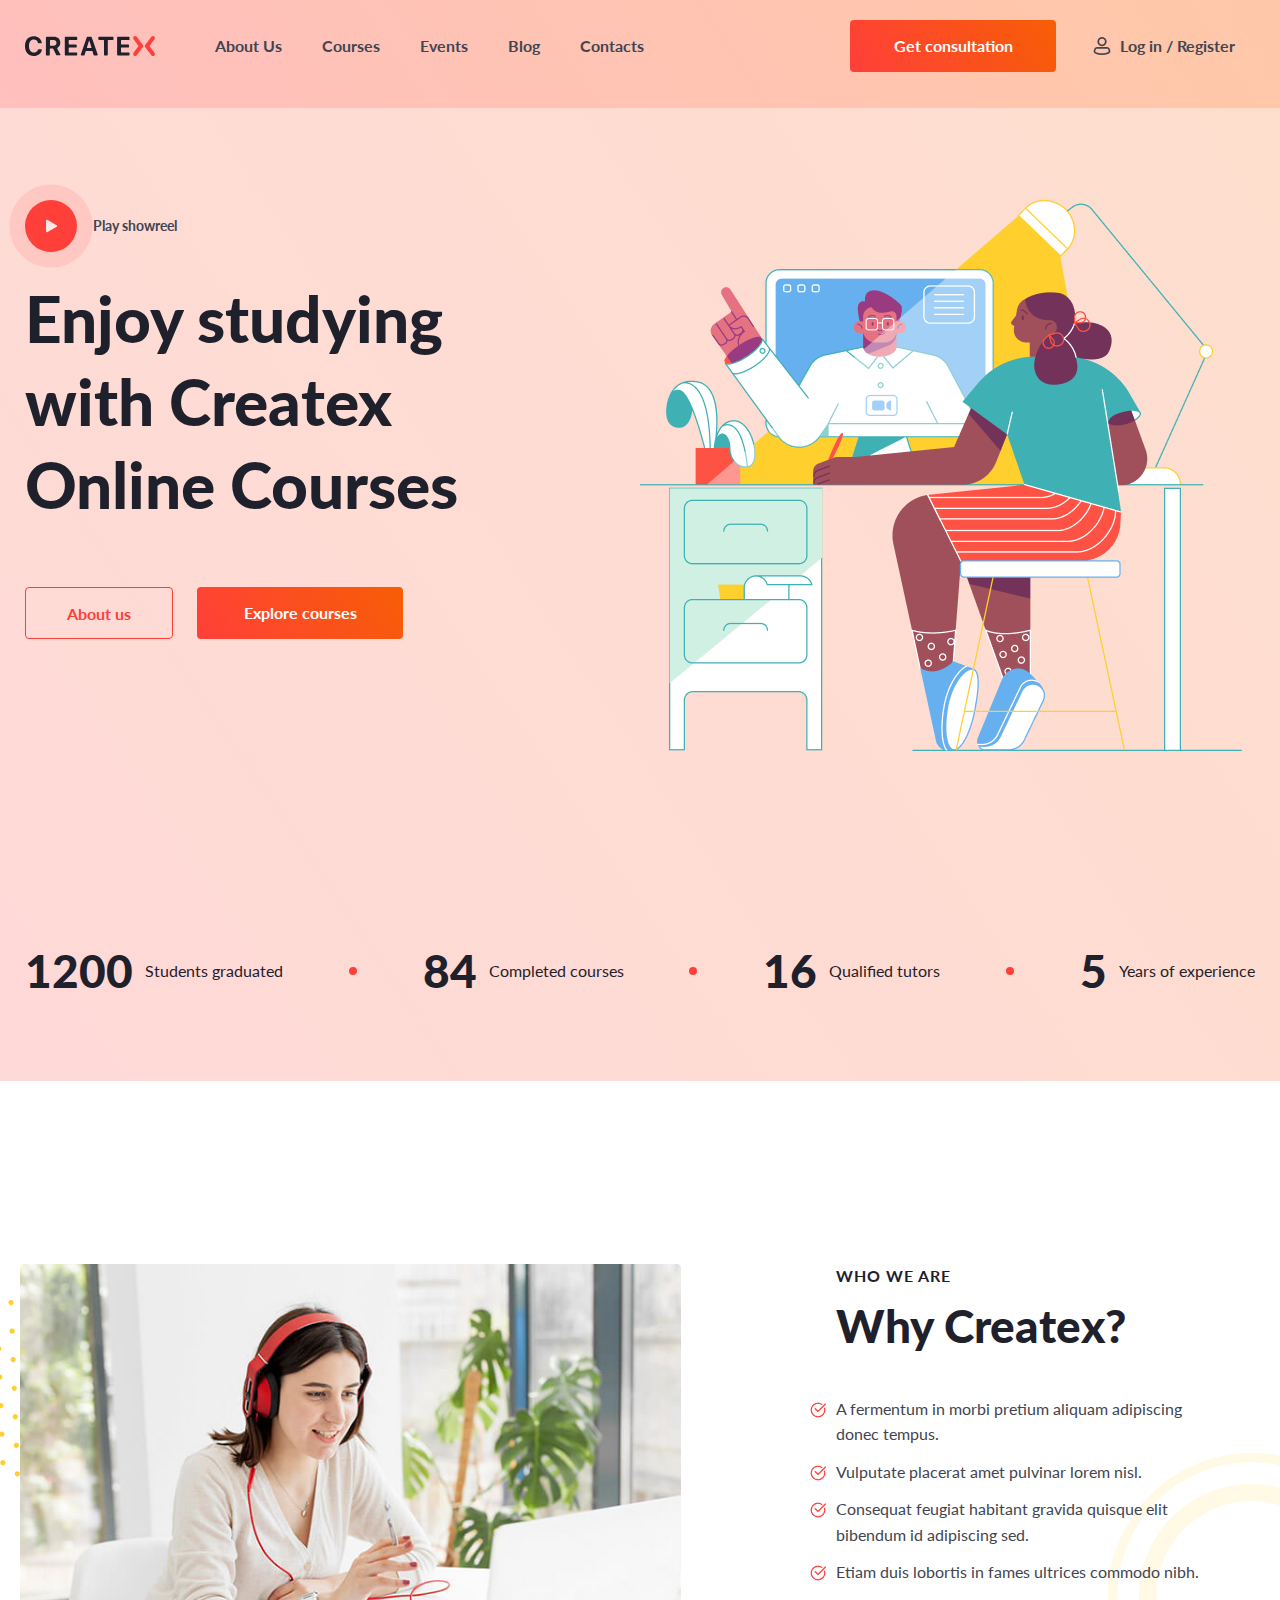
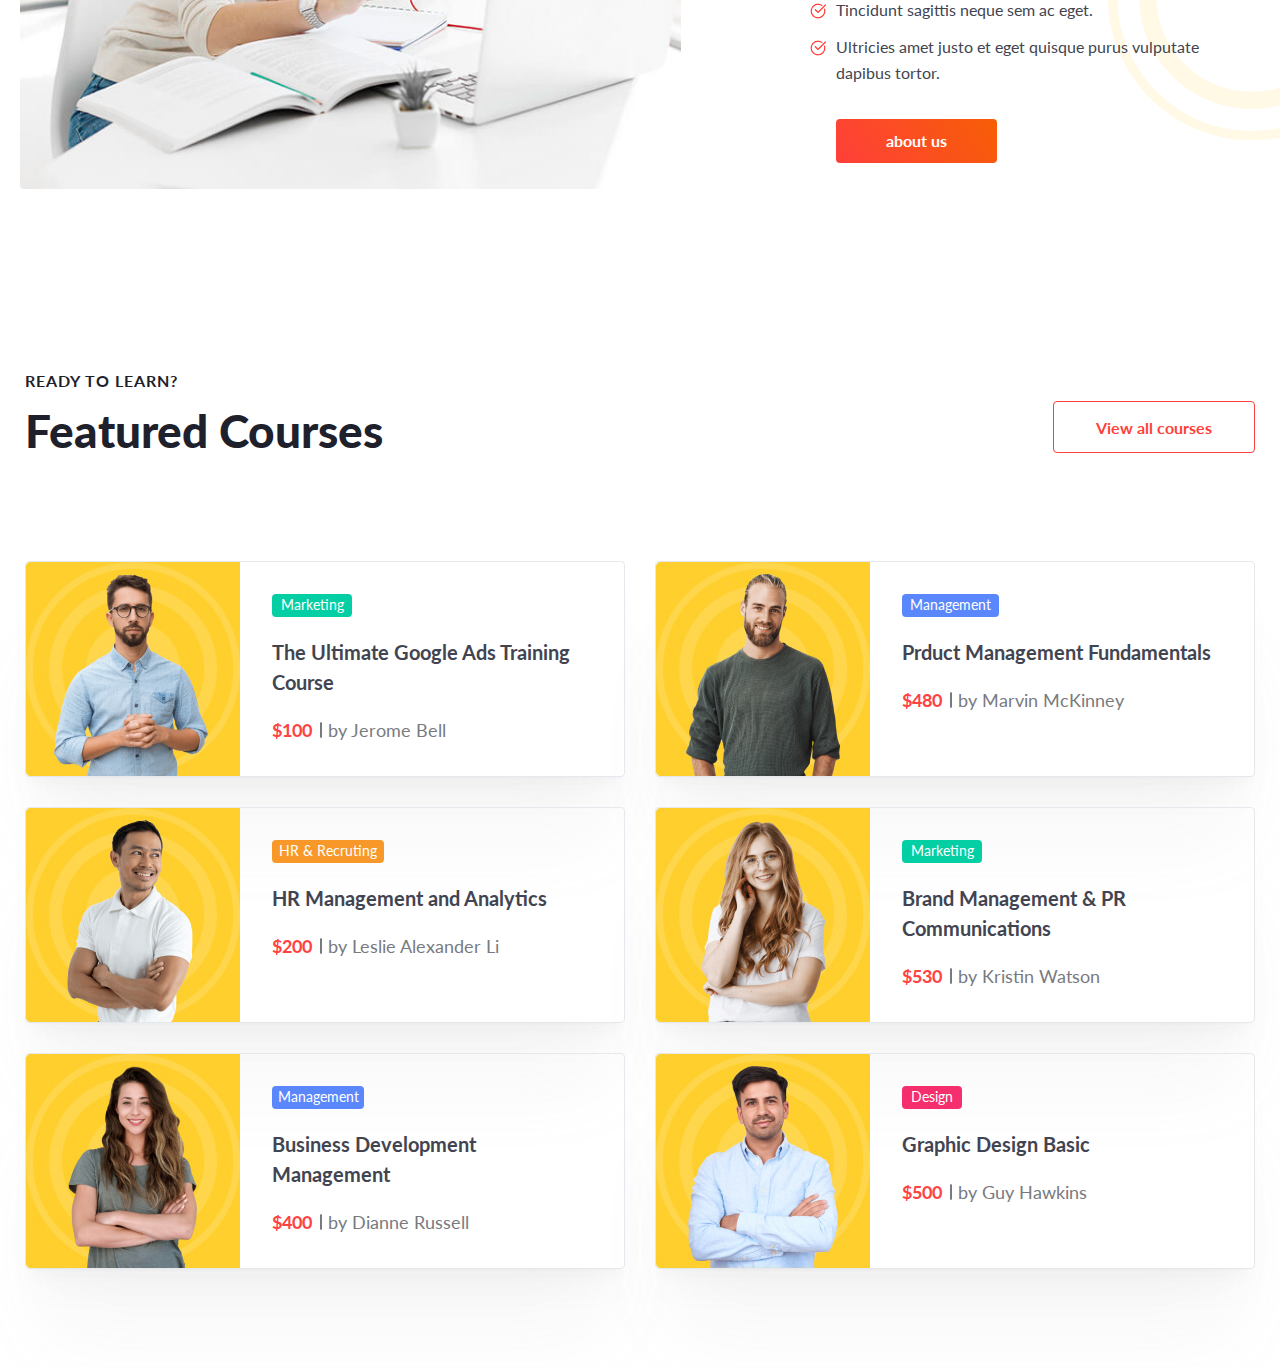
<file: index.html>
<!DOCTYPE html>
<html lang="en">
<head>
	<meta charset="UTF-8">
	<meta http-equiv="X-UA-Compatible" content="IE=edge">
	<meta name="viewport" content="width=device-width, initial-scale=1.0">
	<link rel="stylesheet" href="css/reset.css">
	<link rel="stylesheet" href="css/fonts.css">
	<link rel="stylesheet" href="css/style.css">
	<title>lesson 17</title>
</head>
<body>
	<div class="wrapper">
		<header class="header">
			<div class="header__conteiner">
					<a class="header__logo" href="">
							<img src="img/icons/logo.svg" alt="">
					</a>
					<nav class="header__artical artical">
						<ul class="artical__list">
							<li class="artical__item">
								<a class="artical__link" href="">About Us</a>
							</li>
							<li class="artical__item">
								<a class="artical__link" href="">Courses</a>
							</li>
							<li class="artical__item">
								<a class="artical__link" href="">Events</a>
							</li>
							<li class="artical__item">
								<a class="artical__link" href="">Blog</a>
							</li>
							<li class="artical__item">
								<a class="artical__link" href="">Contacts</a>
							</li>
						</ul>
					</nav>
					<div class="header__button button">
							<a class="button__red "> <span> Get consultation</span></a>
							<a class="button__simple" href="">  Log in / Register</a>
					</div>
				</div>
				<button></button>
		</header>
		<main class="main">
			<section class="main__page page-block">
				<div class="page-block__conteiner">
					<div class="page-block__body body-main">
							<div class="body-main__content">
								<a class="body-main__play" href=""><span> Play showreel</span></a>
								<h1 class="body-main__title">Enjoy studying with Createx Online Courses</h1>
								<div class="body-main__actions">
									<a class="body-main__button button button--transparent" href="#"> <span> About us</span></a>
									<a class="body-main__button button button--red" href="#"><span> Explore courses</span></a>
								</div>
							</div>
						<div class="body-main__media">
							<img class="body-main__picture" src="img/illustration.png" alt="">
						</div>
					</div>
					<div class="page-block__advantages advantages-main">
						<div class="avantages-main__item item-advantages">
							<div class="item-advantages__value">1200</div>
							<div class="item-advantages__text">Students graduated</div>
						</div>
						<div class="item-advantages__circle"></div>
						<div class="avantages-main__item item-advantages">
							<div class="item-advantages__value">84</div>
							<div class="item-advantages__text">Completed courses</div>
						</div>
						<div class="item-advantages__circle"></div>
						<div class="avantages-main__item item-advantages">
							<div class="item-advantages__value">16</div>
							<div class="item-advantages__text">Qualified tutors</div>
						</div>
						<div class="item-advantages__circle"></div>
						<div class="avantages-main__item item-advantages">
							<div class="item-advantages__value">5</div>
							<div class="item-advantages__text">Years of experience</div>
						</div>
					</div>
				</div>
				<div class="page-block__decor decor-main">
					<div class="decor-main__item decor-main__item--1"></div>
					<div class="decor-main__item decor-main__item--2"></div>
					<div class="decor-main__item decor-main__item--3"></div>
					<div class="decor-main__item decor-main__item--4"></div>
					<div class="decor-main__item decor-main__item--5"></div>
					<div class="decor-main__item decor-main__item--6"></div>
				</div>
			</section>
		</main>
	</div>
	<div class="wrap">
		<section class="main-two">
			<div class="main-two__content content-block">
				<div class="content-block__body">
					<div class="content-block__body body-page">
						<div class="body-page__pictures">
							<img class="body-page__image" src="img/image.jpg" alt="">
						</div>
						<div class="body-page__selection">
							<div class="body-page__titles">
								<h6 class="body-page__small-title">Who we are</h6>
								<h2 class="body-page__title">Why Createx?</h2>
							</div>
							<div class="body-page__list list-select">
								<ul class="list-select__item">
									<li class="list-select__text">A fermentum in morbi pretium aliquam adipiscing donec tempus.</li>
									<li class="list-select__text" >Vulputate placerat amet pulvinar lorem nisl.</li>
									<li class="list-select__text">Consequat feugiat habitant gravida quisque elit bibendum id adipiscing sed.</li>
									<li class="list-select__text">Etiam duis lobortis in fames ultrices commodo nibh.</li>
									<li class="list-select__text">Tincidunt sagittis neque sem ac eget.</li>
									<li class="list-select__text">Ultricies amet justo et eget quisque purus vulputate dapibus tortor.</li>
								</ul>
							</div>
							<div class="body-page__aaction">
								<a href="#" class="body-page__button"><span> about us</span></a>
							</div>
						</div>
						<div class="body-page__decor decor-main">
							<div class="decor-main__item decor-main__item--7"></div>
							<div class="decor-main__item decor-main__item--8"></div>
						</div>
					</div>
				</div>
			</div>
		</section>
		<footer class="footer">
			<div class="footer__cconteiner conteiner-block">
				<div class="conteiner-block__box box-body">
					<div class="box-body__head-section">
						<h6 class="box-body__subtitle">Ready to learn?</h6>
						<div class="box-body__flex-section">
							<h2 class="box-body__heading">Featured Courses</h2>
							<a class="box-body__button button-box button-box--transparent" href=""> <span> View all courses</span></a>
						</div>
					</div>
					<div class="box-body__item-head">
						<div class="box-body__items items-col">
							<div class="items-col">
								<img src="img/image-1.svg" alt="">
								<div class="items-col__column">
									<a href="" class="items-col__button button-little--one">Marketing</a>
									<div class="items-col__text"><span>The Ultimate Google Ads Training Course</span></div>
									<div class="items-col__desc">
										<div class="items-col__number">$100</div>
										<div class="items-col__quote">by Jerome Bell</div>
									</div>
								</div>
							</div>
						</div>
						<div class="box-body__items items-col">
							<div class="items-col">
								<img src="img/image-4.svg" alt="">
								<div class="items-col__column">
									<a href="" class="items-col__button button-little--four">Management</a>
									<div class="items-col__text"><span>Prduct Management Fundamentals</span></div>
									<div class="items-col__desc">
										<div class="items-col__number">$480</div>
										<div class="items-col__quote">by Marvin McKinney</div>
									</div>
								</div>
							</div>
						</div>
						<div class="box-body__items items-col">
							<div class="items-col">
								<img src="img/image-2.svg" alt="">
								<div class="items-col__column">
									<a href="" class="items-col__button button-little--two">HR & Recruting</a>
									<div class="items-col__text"><span>HR  Management and Analytics</span></div>
									<div class="items-col__desc">
										<div class="items-col__number">$200</div>
										<div class="items-col__quote">by Leslie Alexander Li</div>
									</div>
								</div>
							</div>
						</div>
						<div class="box-body__items items-col">
							<div class="items-col">
								<img src="img/image-5.svg" alt="">
								<div class="items-col__column">
									<a href="" class="items-col__button button-little--five">Marketing</a>
									<div class="items-col__text"><span>Brand Management & PR Communications</span></div>
									<div class="items-col__desc">
										<div class="items-col__number">$530</div>
										<div class="items-col__quote">by Kristin Watson</div>
									</div>
								</div>
							</div>
						</div>
						<div class="box-body__items items-col">
							<div class="items-col">
								<img src="img/image-3.svg" alt="">
								<div class="items-col__column">
									<a href="" class="items-col__button button-little--three">Management</a>
									<div class="items-col__text"><span>Business Development Management</span></div>
									<div class="items-col__desc">
										<div class="items-col__number">$400</div>
										<div class="items-col__quote">by Dianne Russell</div>
									</div>
								</div>
							</div>
						</div>
						<div class="box-body__items items-col">
							<div class="items-col">
								<img src="img/image-6.svg" alt="">
								<div class="items-col__column">
									<a href="" class="items-col__button button-little--six">Design</a>
									<div class="items-col__text"><span>Graphic Design Basic</span></div>
									<div class="items-col__desc">
										<div class="items-col__number">$500</div>
										<div class="items-col__quote">by Guy Hawkins</div>
									</div>
								</div>
							</div>
						</div>
					</div>
				</div>
			</div>
		</footer>
	</div>
</body>
</html>
</file>
<file: css/fonts.css>
@import url('https://fonts.googleapis.com/css2?family=Comfortaa:wght@300;400;500;600;700&family=Lato:ital,wght@0,100;0,300;0,400;0,700;0,900;1,100;1,300;1,400;1,700;1,900&family=Lobster&family=Montserrat:ital,wght@0,100;0,200;0,300;0,400;0,500;0,600;0,700;0,800;0,900;1,100;1,200;1,300;1,400;1,500;1,600;1,700;1,800;1,900&family=Mulish:ital,wght@0,200;0,300;0,400;0,500;0,600;0,700;0,800;0,900;0,1000;1,200;1,300;1,400;1,500;1,600;1,700;1,800;1,900;1,1000&family=Roboto:ital,wght@0,100;0,300;0,400;0,500;0,700;0,900;1,100;1,300;1,400;1,500;1,700;1,900&display=swap');

@font-face {
	font-family: "larsseit";
	src: url("../fonts/Larsseit-Bold.woff2") format("woff2"), url("../fonts/Larsseit-Bold.woff") format("woff");
	font-display: swap;
	font-weight: 700;
	font-style: normal;
}

@font-face{
	font-family: "larsseit";
	src: url("../fonts/Larsseit-Medium.woff2") format("woff2"), url("../fonts/Larsseit-Medium.woff") format("woff");
	font-display: swap;
	font-weight: 500;
	font-style: normal;
}

@font-face{
	font-family: "larsseit";
	src: url("../fonts/Larsseit.woff2") format("woff2"), url("../fonts/Larsseit.woff") format("woff");
	font-display: swap;
	font-weight: 400;
	font-style: normal;
}
</file>
<file: css/style.css>
body{
	font-family: "lato";
	color: #424551;
}

.wrapper{
	overflow: hidden;
	min-height: 100%;
	position: relative;
	display: flex;
	flex-direction: column;
}

.wrapper > main{
	flex-grow: 1;
}

/*header*/

[class*=__conteiner]{
	max-width: 1260px;
	margin: 0 auto; 
	padding-left: 15px;
   padding-right: 15px;
} 


.button__red{
	background: linear-gradient(55.95deg, #FF3F3A 0%, #F75E05 100%);
	width: 206px;
	height: 52px;
	border-radius: 4px; 
	font-family: "Lato";
	font-weight: 700;
	line-height: 52px;
	color: white;
	display: flex;
	justify-content: center;
	transition: background 0.3s ease 0s;
	position: relative;
}

.button__red::before{
	position: absolute;
	content: "";
	background: linear-gradient(55.95deg, #95241e 0%, #a13f06 100%);
	transition: opacity 0.3s ease 0s;
	opacity: 0;
	width: 100%;
	height: 100%;
	top: 0;
	left: 0;
	border-radius: 4px;
	z-index: 1;
}

.button__red span{
	position: relative;
	z-index: 2;
}

.button__red:hover::before{
	opacity: 1;
}

.header{
	position: fixed;
	top: 0;
	left: 0;
	width: 100%;
	padding: 20px 0 ; 
	z-index: 50;
}


.header__conteiner{
	display: flex;
	align-items: center;
	gap: 60px;
}

.header__artical{
	display: flex;
	flex-wrap: wrap;
	flex-grow: 1 ;
}

.artical__list{
	display: flex;
	flex-wrap: wrap;
	column-gap: 40px;
	row-gap: 5px;
	cursor: pointer;
}

.header__button{
	display: flex;
	align-items: center;
	flex-wrap: wrap;
	gap: 36px;
	flex-shrink: 0;
}


.artical__link{
	font-weight: 700;
}

.artical__link:hover{
	text-decoration: underline;
}

.button{
	display: flex;
	align-items: center;
	gap: 36px;
	flex-wrap: wrap;
	flex-shrink: 0;
}

.button__simple{
	font-weight: 700;
	background: url('../img/icons/Profile.png') left  no-repeat; 
	padding-left: 28px;
	line-height: 160%;
	padding-right: 20px;
}

.button__simple:hover{
	text-decoration: underline;
}

.main__page{
	padding: 200px 0px 80px 0px;
	background: linear-gradient(55.95deg, rgba(255, 64, 58, 0.2) 0%, rgba(247, 94,5,0.2) 100%);

}

.page-block__body{
	margin-bottom: 190px; 
}

.body-main{
	display: flex;
}


.page-block__body{
	position: relative;
	z-index: 1;
}

.body-main__content{
	flex: 0 1 50%;
}

.body-main__play{
	font-weight: 700;
	font-size: 14px;
	display: flex;
	align-items: center;
	gap: 16px;
	position: relative;
}

.body-main__play::before{
	content: "";
	flex: 0 0 52px;
	height: 52px;
	width: 52px;
	border-radius: 50%; 
	background: #FF3F3A url('../img/icons/Polygon.png') center no-repeat; 
}

.body-main__media{
	max-width: 602px; 
}

.body-main__media img{
	width: 100%;
}

.body-main__play::after{
	content: "";
	position: absolute;
	left: 0;
	top: 0;
	flex: 0 0 52px;
	height: 52px;
	width: 52px;
	border-radius: 50%;
	background: rgba(255, 63, 58, 0.12);
	transform: scale(1.6);
	animation: play 1s infinite ease alternate;
}

@keyframes  play{
	0%{
		transform: scale(1.6);
	}
	100%{
		transform: scale(1.8);
	}
}

.body-main__title{
	color: rgba(30, 33, 44, 1);
	font-weight: 900;
	font-size: 64px;
	line-height: 83.2px;
	max-width: 496px;
	margin-top: 25px; 
	margin-bottom: 60px; 
}




.header{
	background: linear-gradient(55.95deg, rgb(255, 192, 190) 0%, rgb(255, 200, 168) 100%);
}

.button--transparent{
	background: linear-gradient(55.95deg, #FF3F3A 0%, #F75E05 100%);
	width: 148px;
	height: 52px;
	border-radius: 4px; 
	padding: 0px 25px;
	font-family: "Lato";
	font-weight: 700;
	line-height: 52px;
	color: #FF3F3A;
	background: transparent;
	border: 1px solid #FF3F3A;
	display: flex;
	justify-content: center;
	position: relative;
}

.button--transparent:hover{
	background-color: rgba(255, 113, 163, 0.319);
	color: white;
}

.button--red{
	background: linear-gradient(55.95deg, #FF3F3A 0%, #F75E05 100%);
	width: 206px;
	height: 52px;
	border-radius: 4px; 
	font-family: "Lato";
	font-weight: 700;
	line-height: 52px;
	color: white;
	display: flex;
	justify-content: center;
	transition: background 0.3s ease 0s;
	position: relative;
}

.button--red::before{
	position: absolute;
	content: "";
	background: linear-gradient(55.95deg, #95241e 0%, #a13f06 100%);
	transition: opacity 0.3s ease 0s;
	opacity: 0;
	width: 100%;
	height: 100%;
	top: 0;
	left: 0;
	border-radius: 4px;
	z-index: 1;
}

.button--red span{
	position: relative;
	z-index: 2;
}

.button--red:hover::before{
	opacity: 1;
}

.body-main__actions{
	display: flex;
	
	gap: 24px;
}

.page-block__advantages{
	display: flex;
	align-items: center;
	justify-content: space-between;
	flex-wrap: wrap;
}

.advantages-main{
	display: flex;
	gap: 20px;
	justify-content: space-between;
	align-items: center;
}

.item-advantages__value{
	font-weight: 900;
	font-size: 46px;
	line-height: 59.8px;
	color: rgba(30, 33, 44, 1);
}

.item-advantages__text{
	line-height: 25.6px;
	color: rgba(30, 33, 44, 1);
}

.item-advantages{
	display: flex;
	align-items: center;
	gap: 12px;
}

.item-advantages__circle{
	height: 8px;
	background: #FF3F3A;
	border-radius: 50%; 
	flex: 0 0 8px;
}

.decor-main__item {
	position: absolute;
	z-index: 10;
}

.decor-main {
	z-index: -1;
	width: 100%;
	height: 100%;
	top: 0;
	left: 0;
	position: absolute;
}



.decor-main__item--1{
	background: url('../img/icons/shapes.png') 0 0 no-repeat; 
	width: 96px;
	height: 96px;
	top: 12.5%;
	left: 4.5%;
}

.decor-main__item--2{
	background: url('../img/icons/shapes.png') 0 0 no-repeat; 
	width: 96px;
	height: 96px;
	transform: rotate(135deg);
	top: -4.2%;
	left: 87%;
}

.decor-main__item--3{
	background: url('../img/icons/Vector.png') 0 0 no-repeat; 
	width: 61px;
	height: 61px;
	top: 70%;
	left: 38%;
	z-index: 10;
}

.decor-main__item--4{
	background: url('../img/icons/shapes-2.png') 0 0 no-repeat; 
	width: 88px;
	height: 47px;
	top: 45%;
	left: 41%;
}

.decor-main__item--5{
	background: url('../img/icons/circles.png') 0 0 no-repeat; 
	width: 284px;
	height: 284px;
	bottom: -9.25%;
	left: -5.8%;
}


.decor-main__item--6{
	background: url('../img/icons/dots.png') 0 0 no-repeat; 
	width: 187px;
	height: 137px;
	bottom: 15.2%;
	right: -1.5%;
}


@media (max-width: 1023px){
	.body-main__title{
		font-size: 57px;
		line-height: 78px;
	}


}

@media (max-width: 1010px){

	.item-advantages__value{
		line-height: 25px;
	}

	.avantages-main__item{
		flex-direction: column
	}

	.item-advantages__text{
		line-height: 25.6px;
	}
}

@media (max-width: 1010px){

.main__page{
	padding: 150px 0px 40px 0px;
}

.page-block__body{
	margin-bottom: 100px; 
}

.artical__list{
	display: flex;
	column-gap: 20px;
	flex-wrap: wrap;
}

}


@media (max-width: 915.98px){
	.header__button{
		flex-direction: column;
		gap: 15px;
	}

	.main__page{
		padding: 180px 0px 40px 0px;
	}
}


@media (max-width: 860.98px){
	.body-main__title{
		font-size: 50px;
		line-height: 70px;
}

.item-advantages__value{
	line-height: 25px;
	font-size: 35px;
}

}


@media (max-width: 840.98px){

	.header__conteiner{
		display: flex;
		flex-direction: column;
		row-gap: 25px;
		justify-content: center;
	}

	.main__page{
		padding: 300px 0px 0px 0px;
	}

	.body-main__content{
		display: flex;
		flex-direction: column;
		justify-content: center;
		row-gap: 15px;
		margin-bottom: 40px; 
		align-items: center;
	}

	.page-block__body{
		display: inline-flex;
		flex-wrap: wrap;
		justify-content: center;
	}

	.button__red{
		width: 400px; 
	}

	.artical__list{
		gap: 35px;
		font-size: 20px;
	}

	.body-main__title{
		text-align: center;
		font-size: 54px;
		margin-bottom: 40px; 
	}

	.body-main__picture{
		flex: 0 0 400px;
	}

}


@media (max-width: 1010px){

	.item-advantages__value{
		font-size: 40px;
	}

	.avantages-main__item{
		flex-direction: column
	}

	.item-advantages__text{
		line-height: 25.6px;
	}
}




@media (max-width: 570.98px){

	.artical__list{
		gap: 20px;
		font-size: 15px;
	}

	.button__red{
		width: 300px; 
	}

	.body-main__title{
		text-align: center;
		font-size: 40px;
		margin-bottom: 20px; 
		line-height: 1.1;

	}

	.item-advantages__value{
		font-size: 25px;
	}

.body-main__button{
	flex-wrap: wrap;
}

.body-main__media{
	flex: 0 0 60%;
}

.advantages-main{
	flex-wrap: wrap;
	flex-direction: column;
	padding-bottom: 20px;
}

.item-advantages__circle{
	height: 0;
}

}


@media (max-width: 425px){
	[class*=__conteiner]{
	padding-left: 10px;

} 
}

@media (max-width: 415px){
	.body-main__title{
		text-align: center;
		font-size: 30px;
		margin-bottom: 20px; 
		line-height: 1.1;
	}

	.body-main__actions{
		flex-wrap: wrap;
		display: flex;
		justify-content: center;
	}
}


/*block 2*/

.main-two{
	padding: 0px 20px 0px 20px;
	margin: 183px 0px 0px 0px;
	position: relative;
}

.wrap{
	overflow: hidden;
	min-height: 100%;
	position: relative;
	display: flex;
	flex-direction: column;
}

.wrap > main{
	flex-grow: 1;
}


.content-block__body{
	margin: 0 auto; 
	display: flex;
	align-items: flex-start;
	justify-content: space-between;
	column-gap: 135px;
}

.body-page__small-title{
	font-weight: 700;
	line-height: 24px;
	color: rgba(30, 33, 44, 1);
	text-transform: uppercase;
	letter-spacing: 1px;
	margin-bottom: 8px;

}

.body-page__titles{
	width: 316px; 
}

.body-page__title{
	font-weight: 900;
	font-size: 46px;
	line-height: 59.8px;
	color: rgba(30, 33, 44, 1);
	margin-bottom: 40px;
}




.list-select__text{
	padding-bottom: 12px;
	line-height: 25.5px;
	color: rgba(66, 69, 81, 1);
	max-width: 390px; 
	position: relative; 
}

.list-select__text::before{
	position: absolute;
	content: "";
	background: url('../img/icons/check.png') 0 0 no-repeat; 
	width: 16px;
	height: 16px;
	top: 6px;
	left: -26px;
	flex-wrap: nowrap;
}

.body-page__button{
	background: linear-gradient(55.95deg, #FF3F3A 0%, #F75E05 100%);
	width: 161px;
	height: 44px;
	border-radius: 4px; 
	font-family: "Lato";
	font-weight: 700;
	line-height: 52px;
	color: white;
	display: flex;
	flex-direction: column;
	align-items: center;
	justify-content: center;
	transition: background 0.3s ease 0s;
	position: relative;
}

.body-page__button::before{
	position: absolute;
	content: "";
	background: linear-gradient(55.95deg, #95241e 0%, #a13f06 100%);
	transition: opacity 0.3s ease 0s;
	opacity: 0;
	width: 100%;
	height: 100%;
	top: 0;
	left: 0;
	border-radius: 4px;
	z-index: 1;
}

.body-page__button span{
	position: relative;
	z-index: 2;
}

.body-page__button:hover::before{
	opacity: 1;
}

.body-page__list{
	margin-bottom: 22px; 
}

.decor-main__item--7{
	background: url('../img/icons/dots-2.png') 0 0  no-repeat; 
	width: 220px;
	height: 230px;
	top: 0.04%;
	left: -5.7%;
}


.decor-main__item--8{
	background: url('../img/icons/circles-2.png') 0 0  no-repeat; 
	width: 287px;
	height: 400px;
	top: 36%;
	right: -9%;
}


.decor-main__item {
	position: absolute;
}

.decor-main {
	position: absolute;
	width: 100%;
	height: 100%;
	top: 0;
	left: 0;
}

.body-page__selection{
	flex: 0 1 38%;
	padding: 0px 20px 0px 20px;
}



.body-page__image{
	width: 100%;
	}



@media (max-width: 1000.98px){
	
	.main-two{
		margin: 100px 0px 0px 0px;
	}


}

@media (max-width: 1068.98px){
	
	.body-page__selection{
		flex: 0 1 45%;
	}

	
.content-block__body{
	column-gap: 60px;
}

}

@media (max-width: 890.98px){

	.content-block__body{
		flex-direction: column-reverse;
		align-items: center;
		row-gap: 40px;
	}

	.list-select__text{
		max-width: 550px; 
	}


}

@media (max-width: 590.98px){

.body-page__title{
	font-size: 32px;
}

}

@media (max-width: 410.98px){

	.list-select__text {
		max-width: 270px;
	}
	
	}


@media (max-width: 320.98px){

.main-two{
	padding: 0px 0px 0px 10px;
}
	
.list-select__item{
	display: inline-flex;
	flex-wrap: wrap;
	max-width: 300px; 
}
.list-select__text {
	max-width: 242px;
}

}
/*Block 3*/

.footer{
	max-width: 1260px; 
	margin: 0 auto; 
}

.footer__cconteiner{
	margin-top: 180px; 
	margin-bottom: 100px; 
	padding: 0px 15px;
}

.box-body__subtitle{
	font-weight: 700;
	line-height: 24px;
	color: rgba(30, 33, 44, 1);
	text-transform: uppercase;
	letter-spacing: 1px;
	margin-bottom: 8px;
}

.box-body__heading{
	font-weight: 900;
	font-size: 46px;
	line-height: 59.8px;
	color: rgba(30, 33, 44, 1);
	margin-bottom: 40px;
}

.box-body__flex-section{
	display: flex;
	
}

.box-body__heading{
	display: flex;
	flex-grow: 1;
}


.button-box--transparent::before{
	position: absolute;
	content: "";
	background-color: rgba(255, 149, 186, 0.319);
	transition: opacity 0.3s ease 0s;
	opacity: 0;
	width: 100%;
	height: 100%;
	top: 0;
	left: 0;
	border-radius: 4px;
	z-index: 1;
}

.button-box--transparent span{
	position: relative;
	z-index: 2;
}

.button-box--transparent:hover::before{
	opacity: 1;
}


.button-box--transparent{
	background: linear-gradient(55.95deg, #FF3F3A 0%, #F75E05 100%);
	width: 202px;
	height: 52px;
	border-radius: 4px; 
	padding: 0px 25px;
	font-family: "Lato";
	font-weight: 700;
	line-height: 52px;
	color: #FF3F3A;
	background: transparent;
	border: 1px solid #FF3F3A;
	display: flex;
	justify-content: center;
	position: relative;
}

.items-col{
	display: inline-flex;
	flex-wrap: wrap;
	width: 600px;
	gap: 32px;
}

.box-body__item-head{
	display: inline-flex;
	flex-wrap: wrap;
	row-gap: 30px;
	gap: 30px;
}

.box-body__items{
	display: inline-flex;
	flex-wrap: wrap;
	border: 1px solid #E5E8ED;
	border-radius: 4px;
	box-shadow: 0px 80px 80px -20px rgba(154, 156, 165, 0.08), 0px 30px 24px -10px rgba(154, 156, 165, 0.05), 0px 12px 10px -6px rgba(154, 156, 165, 0.04), 0px 4px 4px -4px rgba(30, 33, 44, 0.03);
}

.box-body__items:hover{
	box-shadow: 0px 80px 80px -20px rgba(154, 156, 165, 0.16), 0px 30px 24px -10px rgba(154, 156, 165, 0.1), 0px 12px 10px -6px rgba(154, 156, 165, 0.08), 0px 4px 4px -4px rgba(30, 33, 44, 0.05);
}

.box-body__head-section{
	margin-bottom: 60px; 
}

.items-col__column{
	display: inline-flex;
	flex-wrap: wrap;
	align-content: flex-start;
	row-gap: 20px;
	padding-top: 32px;
	max-width: 322px; 
	flex-direction: column;
}

.items-col__number{
	font-weight: 700;
	font-size: 18px;
	line-height: 27px;
	color: #FF4242;
}



.items-col__quote{
	font-size: 18px;
	line-height: 27px;
	color: #787A80;
	position: relative;
}

.items-col__quote::before{
	content: "";
	position: absolute;
	height: 16px;
	border: 1px solid #787A80;
	top: 5px;
	left: -8px;
	width: 0px;
	border-radius: 50px; 
	background-color: #787A80;
}

.items-col__desc{
	display: inline-flex;
	flex-wrap: wrap;
	gap: 16px;
}

.items-col__text span{
	font-weight: 700;
	font-size: 20px;
	line-height: 30px;
}


.items-col__button{
	height: 23px;
	font-size: 14px;
	color: white;
	border-radius: 4px; 
	display: flex;
	flex-direction: column;
	justify-content: center;
	align-items: center;
}

.button-little--one{
	width: 80px;
	background-color: #03CEA4;
}


.button-little--two{
	width: 112px;
	background-color:  #F89828;
}

.button-little--three{
	width: 92px;
	background-color:  #5A87FC;
}

.button-little--four{
	width: 97px;
	background-color:  #5A87FC;
}

.button-little--five{
	width: 80px;
	background-color: #03CEA4;
}

.button-little--six{
	width: 60px;
	background-color: #F52F6E;
}






@media (max-width: 1265px){
	.items-col{
	width: 585px;
	}
}

@media (max-width: 1230px){
	.items-col{
	width: 570px;
	gap: 20px;
	}
}

@media (max-width: 1200px){
	.box-body__item-head{
		display: inline-flex;
		gap: 30px;
		flex-wrap: wrap;
		flex-direction: column;
	}

	.items-col{
		width: 800px;
		gap: 70px;
		}
}

@media (max-width: 800px){
	.items-col{
		width: 700px;
		gap: 60px;
		}      
}

@media (max-width: 730px){
	.items-col{
		width: 600px;
		gap: 55px;
		}      
}

@media (max-width: 670px){
	.items-col{
		width: 370px;
		gap: 30px;
		display: flex;
		flex-direction: column;
		align-items: center;
		justify-content: center;
		align-content: center;
		padding-bottom: 15px;
		}  
		
	.box-body__flex-section{
		display: flex;
		flex-direction: column;
	}
	
	.box-body__items{
		display: inline-flex;
		flex-wrap: wrap;
		border: 1px solid #ffffff;
		border-radius: 4px;
}

.items-col__column {
	display: inline-flex;
	flex-wrap: wrap;
	align-content: flex-start;
	padding-top: 0px;
	row-gap: 10px;
	max-width: 322px;
	flex-direction: column;
}

@media (max-width: 455px){
	.box-body__heading {
		font-weight: 900;
		font-size: 32px;
		line-height: 59.8px;
		color: rgba(30, 33, 44, 1);
		margin-bottom: 20px;
	}
	.items-col{
		width: 265px;
		gap: 30px;
		display: flex;
		flex-direction: column;
		align-items: center;
		justify-content: center;
		align-content: center;
		padding-bottom: 15px;
		}  
		.items-col__text span{
			font-weight: 700;
			font-size: 18px;
			line-height: 30px;
		}
		.footer__cconteiner {
			margin-top: 180px;
			margin-bottom: 100px;
			padding: 0px 10px;
		}
		.items-col__column {
			padding-left: 10px;
		}
		
}
}
</file>
